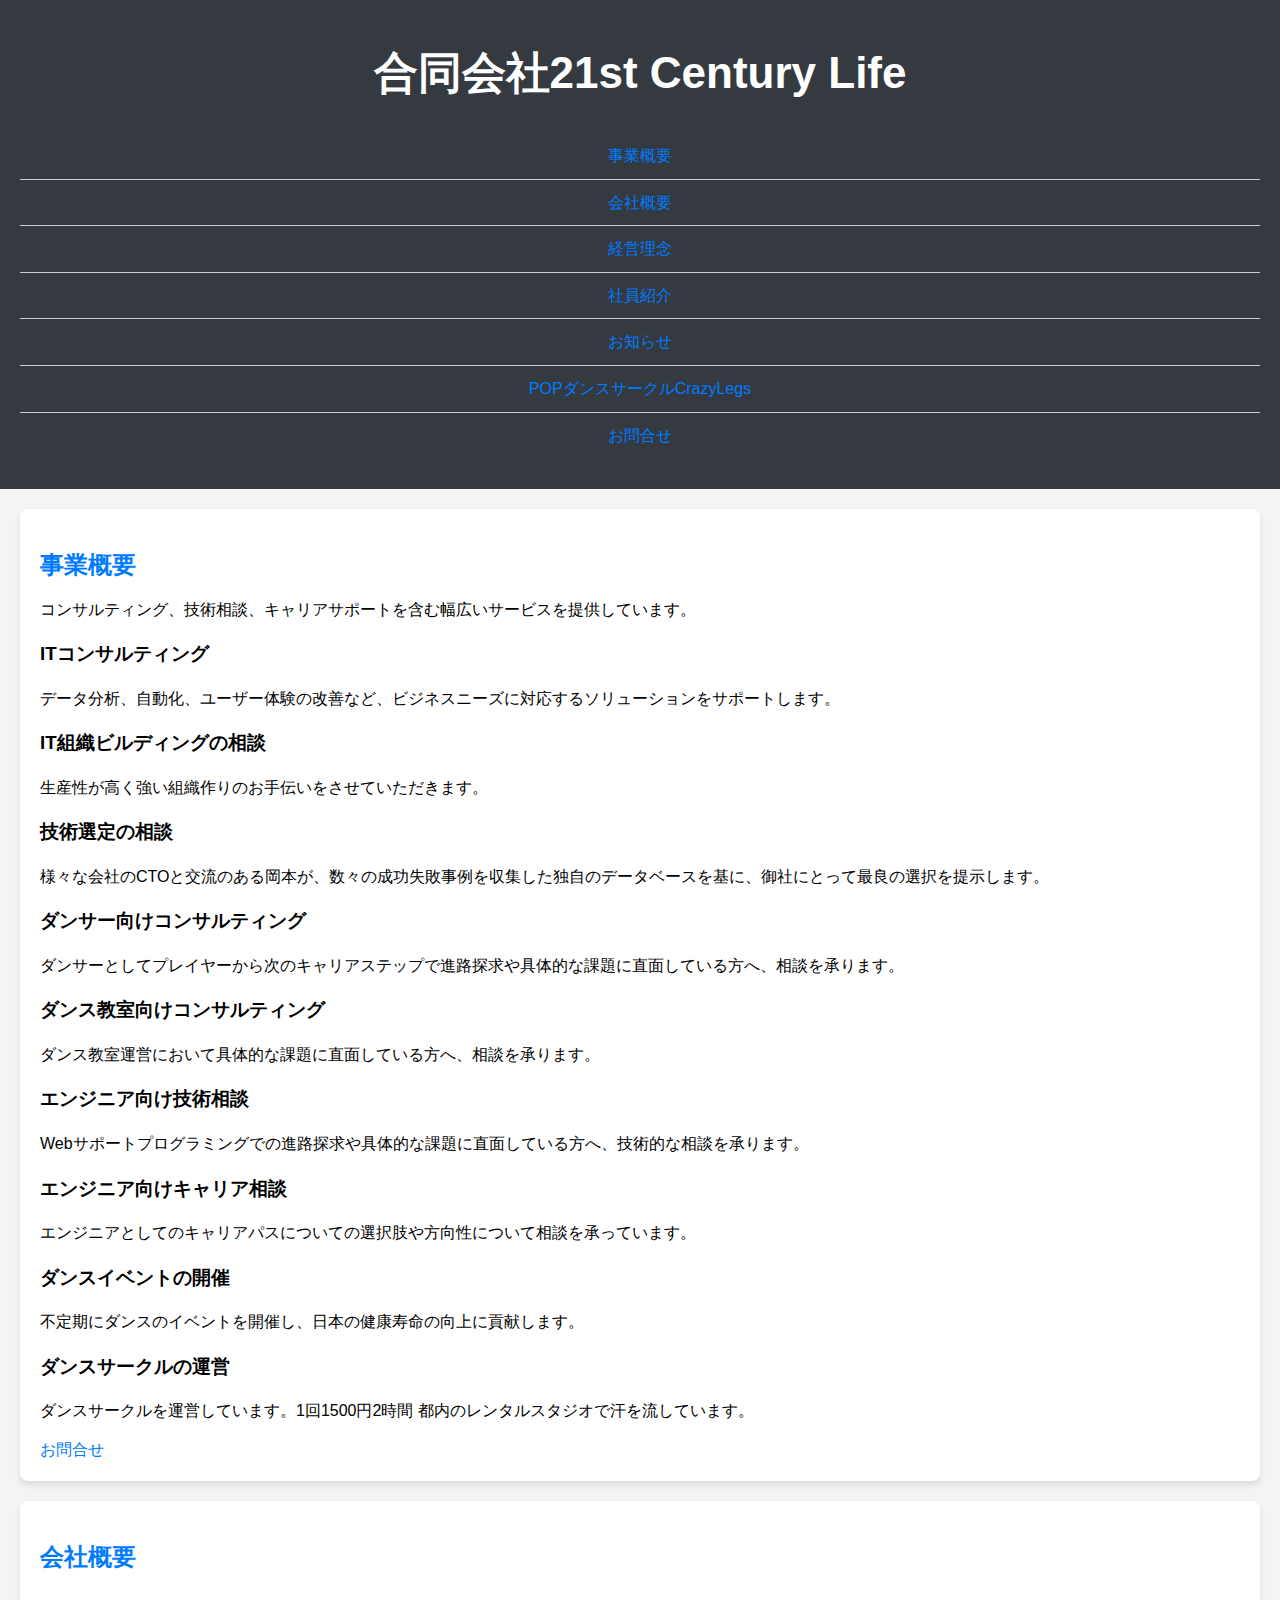
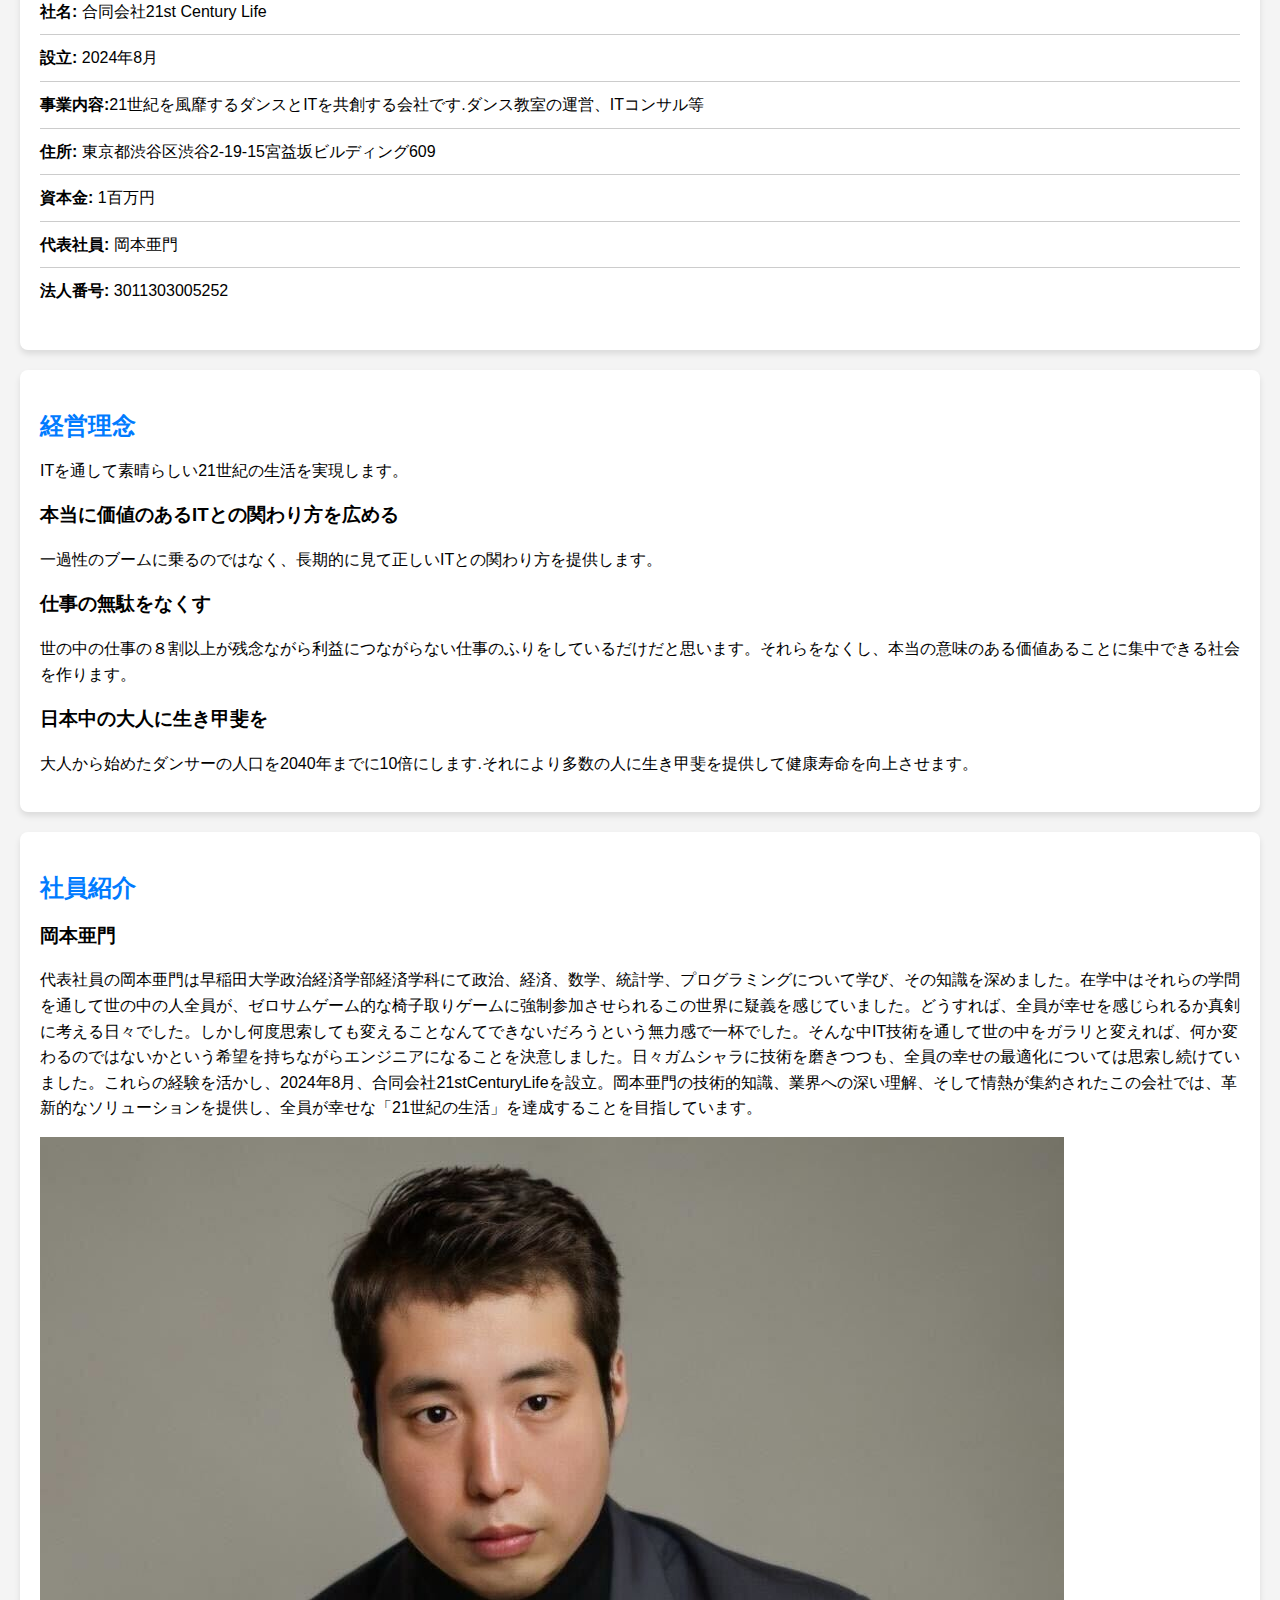
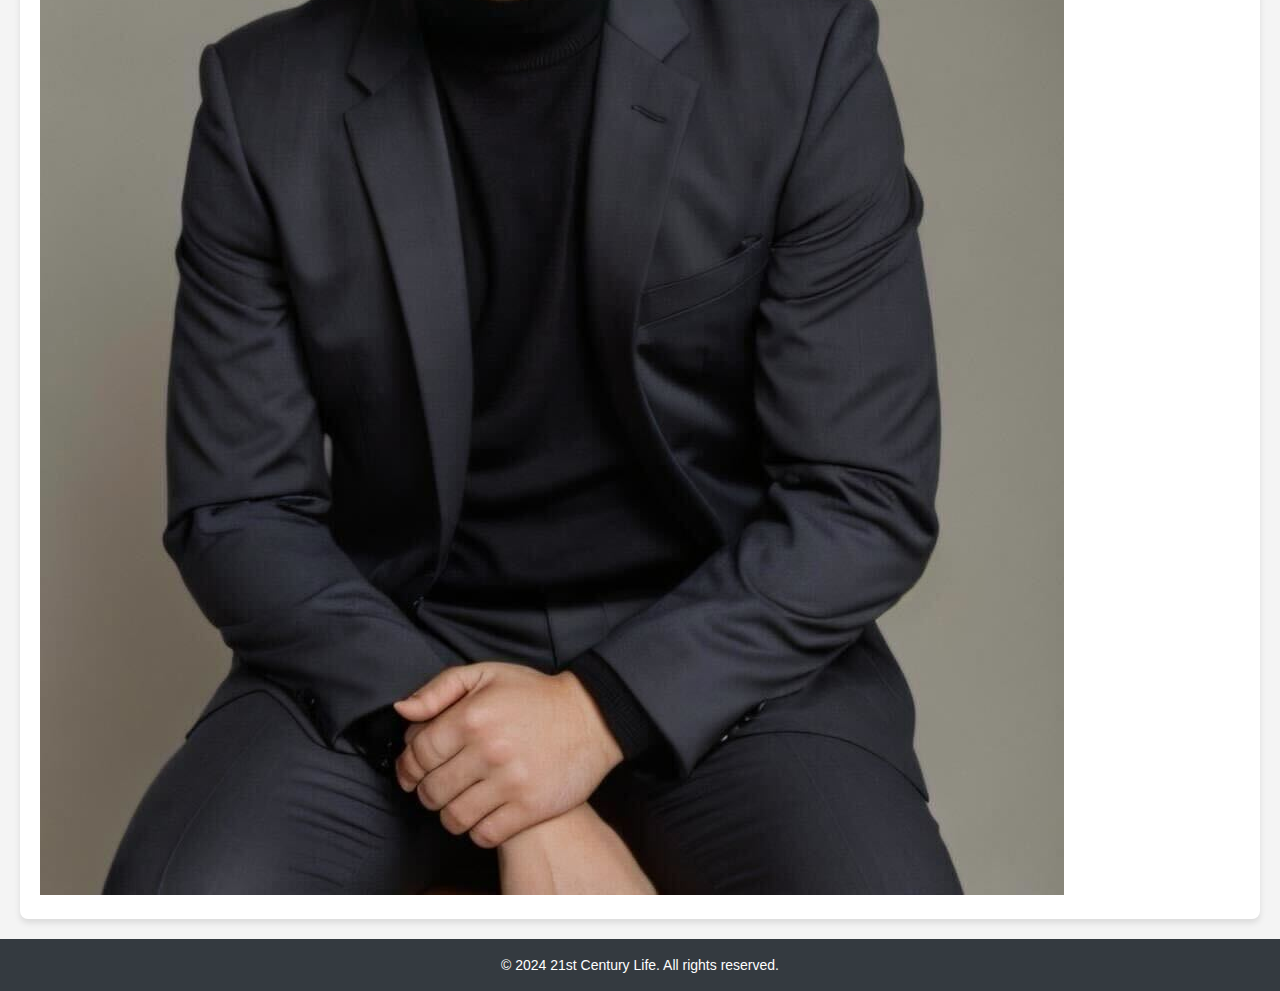
<file: index.html>
<!DOCTYPE html>
<html lang="en">
<head>
    <meta charset="UTF-8">
    <meta name="viewport" content="width=device-width, initial-scale=1.0">
    <title>合同会社21st Century Life</title>
    <link rel="stylesheet" href="styles.css">
</head>
<body>
    <header>
        <h1>合同会社21st Century Life</h1>
        <nav>
            <ul>
                <li><a href="index.html#about">事業概要</a></li>
                <li><a href="index.html#company-info">会社概要</a></li>
                <li><a href="index.html#rinen">経営理念</a></li>
                <li><a href="index.html#amon-info">社員紹介</a></li>
                <li><a href="oshirase.html">お知らせ</a></li>
                <li><a href="dance.html">POPダンスサークルCrazyLegs</a></li>
                 <li><a href="otoiawase.html">お問合せ</a></li>        
            </ul>
        </nav>
    </header>
    <main>
 <section id="about" class="company-info">
    <h2>事業概要</h2>
    <p>コンサルティング、技術相談、キャリアサポートを含む幅広いサービスを提供しています。</p>
    
    <h3>ITコンサルティング</h3>
    <p>データ分析、自動化、ユーザー体験の改善など、ビジネスニーズに対応するソリューションをサポートします。</p>
    
    <h3>IT組織ビルディングの相談</h3>
    <p>生産性が高く強い組織作りのお手伝いをさせていただきます。</p>
    
    <h3>技術選定の相談</h3>
    <p>様々な会社のCTOと交流のある岡本が、数々の成功失敗事例を収集した独自のデータベースを基に、御社にとって最良の選択を提示します。</p>
   
    <h3>ダンサー向けコンサルティング</h3>
    <p>ダンサーとしてプレイヤーから次のキャリアステップで進路探求や具体的な課題に直面している方へ、相談を承ります。</p>
    
    <h3>ダンス教室向けコンサルティング</h3>
    <p>ダンス教室運営において具体的な課題に直面している方へ、相談を承ります。</p>
    
    <h3>エンジニア向け技術相談</h3>
    <p>Webサポートプログラミングでの進路探求や具体的な課題に直面している方へ、技術的な相談を承ります。</p>
    
    <h3>エンジニア向けキャリア相談</h3>
    <p>エンジニアとしてのキャリアパスについての選択肢や方向性について相談を承っています。</p>
    
    <h3>ダンスイベントの開催</h3>
    <p>不定期にダンスのイベントを開催し、日本の健康寿命の向上に貢献します。</p>
    
    <h3>ダンスサークルの運営</h3>
    <p>ダンスサークルを運営しています。1回1500円2時間 都内のレンタルスタジオで汗を流しています。</p>
    
    <a href="otoiawase.html">お問合せ</a>
</section>
    <section id="company-info" class="company-info">
        <h2>会社概要</h2>
        <ul>
          <li><strong>社名:</strong> 合同会社21st Century Life</li>
          <li><strong>設立:</strong> 2024年8月</li> 
          <li><strong>事業内容:</strong>21世紀を風靡するダンスとITを共創する会社です.ダンス教室の運営、ITコンサル等</li>
            <li><strong>住所:</strong> 東京都渋谷区渋谷2-19-15宮益坂ビルディング609</li>
            <li><strong>資本金:</strong> 1百万円</li>
            <li><strong>代表社員:</strong> 岡本亜門</li>
            <li><strong>法人番号:</strong> 3011303005252</li>
        </ul>
    </section>
    <section id="rinen" class="company-info">
      <h2>経営理念</h2>
      <p>ITを通して素晴らしい21世紀の生活を実現します。</p>
      
      <h3>本当に価値のあるITとの関わり方を広める</h3>
      <p>一過性のブームに乗るのではなく、長期的に見て正しいITとの関わり方を提供します。</p>
      
      <h3>仕事の無駄をなくす</h3>
      <p>世の中の仕事の８割以上が残念ながら利益につながらない仕事のふりをしているだけだと思います。それらをなくし、本当の意味のある価値あることに集中できる社会を作ります。</p>
      
      <h3>日本中の大人に生き甲斐を</h3>
      <p>大人から始めたダンサーの人口を2040年までに10倍にします.それにより多数の人に生き甲斐を提供して健康寿命を向上させます。</p>
    
  </section>
  <section id="amon-info" class="company-info">
    <h2>社員紹介</h2>
    <div class="content-wrapper">
        <div class="text-content">
            <h3>岡本亜門</h3>
            <p>代表社員の岡本亜門は早稲田大学政治経済学部経済学科にて政治、経済、数学、統計学、プログラミングについて学び、その知識を深めました。在学中はそれらの学問を通して世の中の人全員が、ゼロサムゲーム的な椅子取りゲームに強制参加させられるこの世界に疑義を感じていました。どうすれば、全員が幸せを感じられるか真剣に考える日々でした。しかし何度思索しても変えることなんてできないだろうという無力感で一杯でした。そんな中IT技術を通して世の中をガラリと変えれば、何か変わるのではないかという希望を持ちながらエンジニアになることを決意しました。日々ガムシャラに技術を磨きつつも、全員の幸せの最適化については思索し続けていました。これらの経験を活かし、2024年8月、合同会社21stCenturyLifeを設立。岡本亜門の技術的知識、業界への深い理解、そして情熱が集約されたこの会社では、革新的なソリューションを提供し、全員が幸せな「21世紀の生活」を達成することを目指しています。</p>
        </div>
        <img src="amon.jpg" alt="岡本亜門">
    </div>
</section>

  </main>
    <footer>
        <p>© 2024 21st Century Life. All rights reserved.</p>
    </footer>
</body>
</html>
</file>
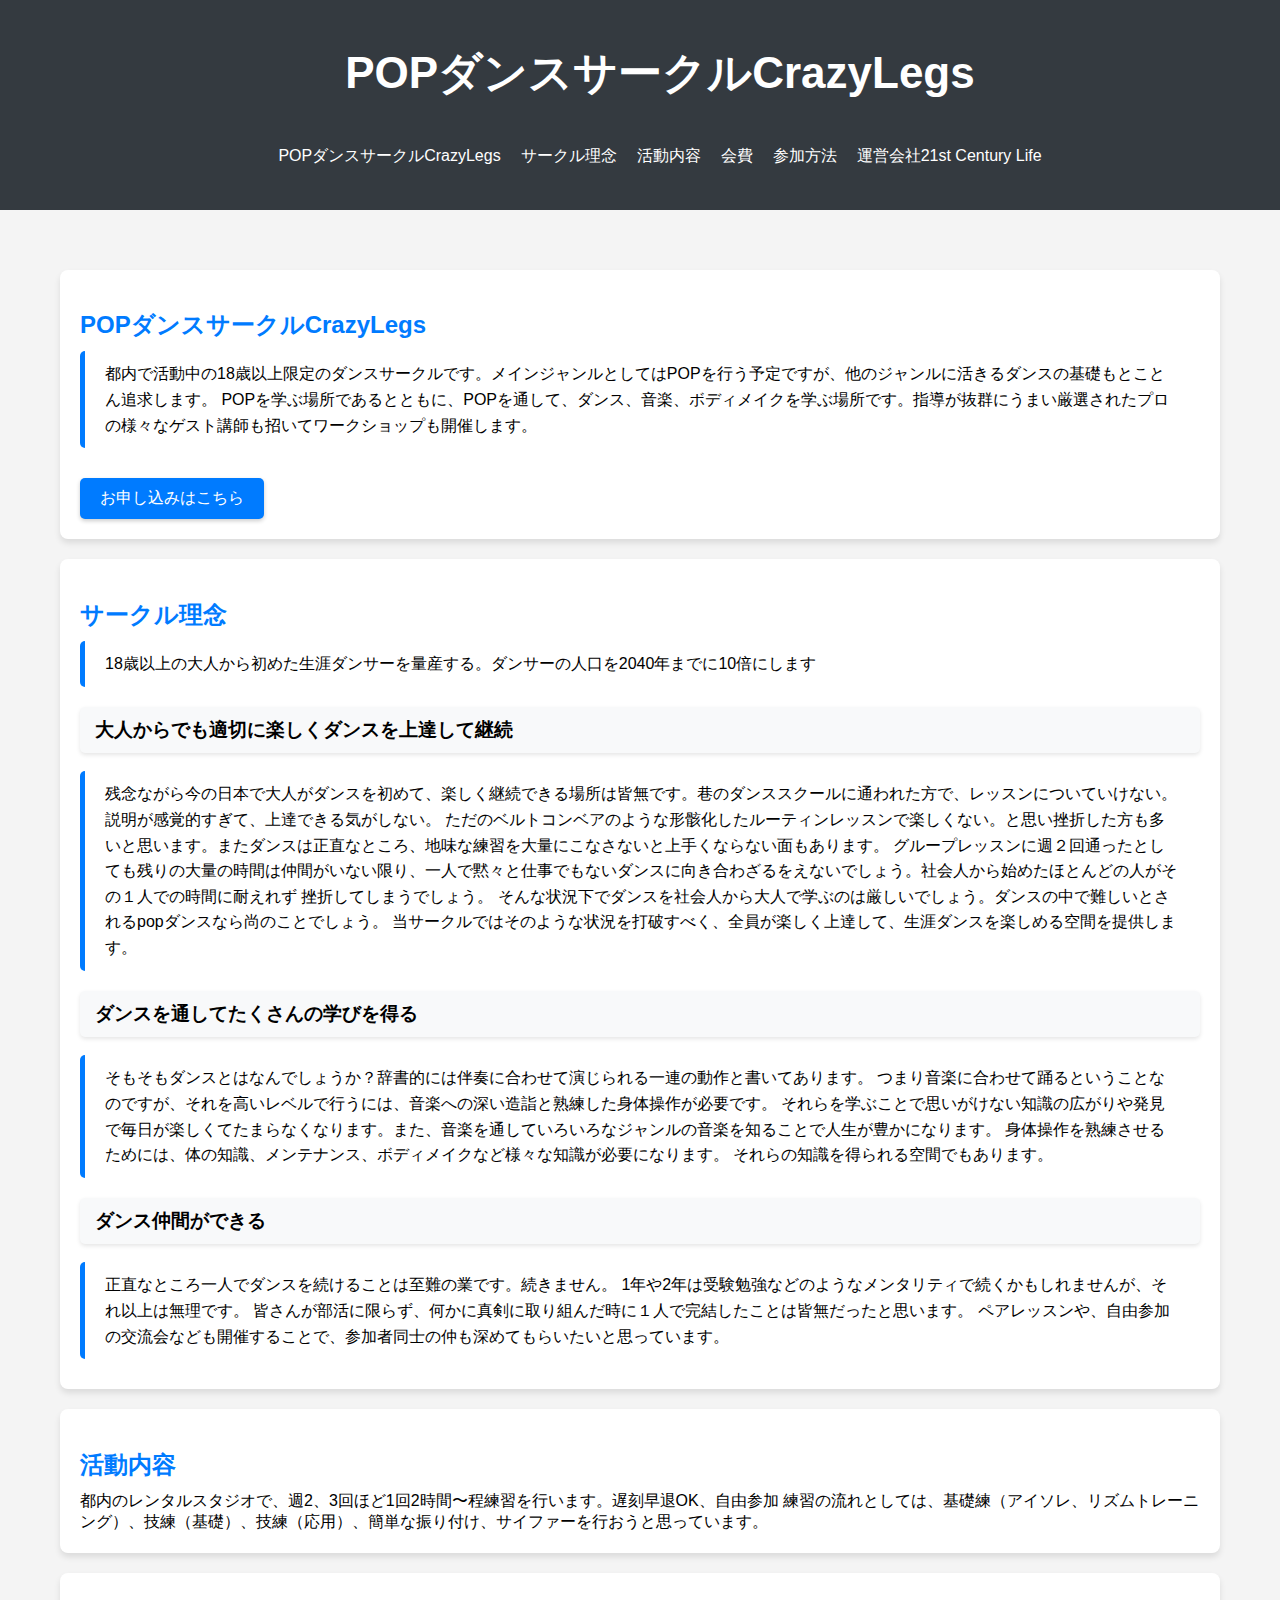
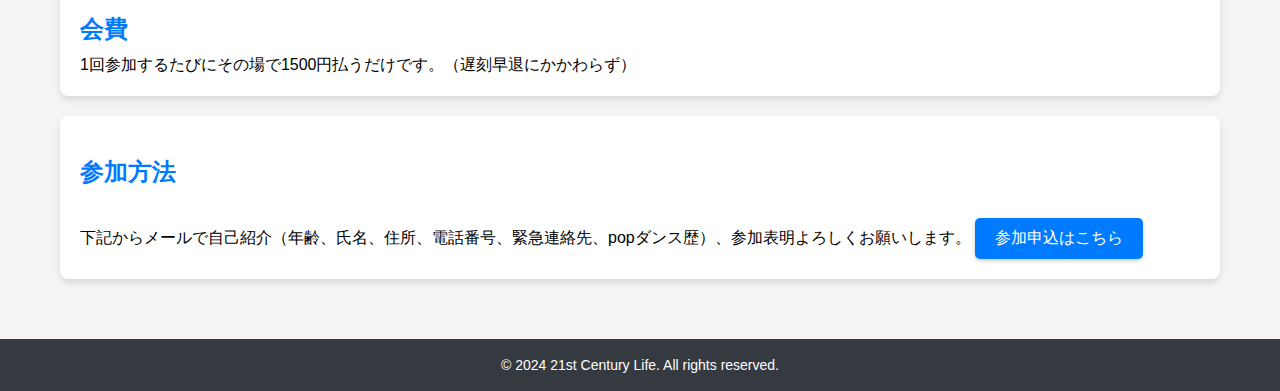
<file: dance.html>
<!DOCTYPE html>
<html lang="en">
<head>
    <meta charset="UTF-8">
    <meta name="viewport" content="width=device-width, initial-scale=1.0">
    <title>POPダンスサークルCrazyLegs</title>
    <link rel="stylesheet" href="dance.css">
</head>
<body>
    <header>
        <h1>POPダンスサークルCrazyLegs</h1>
        <nav>
            <ul>
                 <li><a href="dance.html#about">POPダンスサークルCrazyLegs</a></li>
                <li><a href="dance.html#rinen">サークル理念</a></li>
                 <li><a href="dance.html#active">活動内容</a></li>
                <li><a href="dance.html#kaihi">会費</a></li>
                <li><a href="dance.html#join">参加方法</a></li> 
                <li><a href="index.html#about">運営会社21st Century Life</a></li>       
            </ul>
        </nav>
    </header>
    <main>
        <section id="about" class="company-info">
            <h2>POPダンスサークルCrazyLegs</h2>
            <p>都内で活動中の18歳以上限定のダンスサークルです。メインジャンルとしてはPOPを行う予定ですが、他のジャンルに活きるダンスの基礎もとことん追求します。
                POPを学ぶ場所であるとともに、POPを通して、ダンス、音楽、ボディメイクを学ぶ場所です。指導が抜群にうまい厳選されたプロの様々なゲスト講師も招いてワークショップも開催します。
            </p>
            <a href="otoiawase.html">お申し込みはこちら</a>
        </section>
         
            <section id="rinen" class="company-info">
              <h2>サークル理念</h2>
              <p>18歳以上の大人から初めた生涯ダンサーを量産する。ダンサーの人口を2040年までに10倍にします</p>
              
              <h3>大人からでも適切に楽しくダンスを上達して継続</h3>
              <p>残念ながら今の日本で大人がダンスを初めて、楽しく継続できる場所は皆無です。巷のダンススクールに通われた方で、レッスンについていけない。説明が感覚的すぎて、上達できる気がしない。
                ただのベルトコンベアのような形骸化したルーティンレッスンで楽しくない。と思い挫折した方も多いと思います。またダンスは正直なところ、地味な練習を大量にこなさないと上手くならない面もあります。
                グループレッスンに週２回通ったとしても残りの大量の時間は仲間がいない限り、一人で黙々と仕事でもないダンスに向き合わざるをえないでしょう。社会人から始めたほとんどの人がその１人での時間に耐えれず
                挫折してしまうでしょう。
                そんな状況下でダンスを社会人から大人で学ぶのは厳しいでしょう。ダンスの中で難しいとされるpopダンスなら尚のことでしょう。
                当サークルではそのような状況を打破すべく、全員が楽しく上達して、生涯ダンスを楽しめる空間を提供します。
              </p>
              
              <h3>ダンスを通してたくさんの学びを得る</h3>
              <p>そもそもダンスとはなんでしょうか？辞書的には伴奏に合わせて演じられる一連の動作と書いてあります。
                つまり音楽に合わせて踊るということなのですが、それを高いレベルで行うには、音楽への深い造詣と熟練した身体操作が必要です。
                それらを学ぶことで思いがけない知識の広がりや発見で毎日が楽しくてたまらなくなります。また、音楽を通していろいろなジャンルの音楽を知ることで人生が豊かになります。
                身体操作を熟練させるためには、体の知識、メンテナンス、ボディメイクなど様々な知識が必要になります。
                それらの知識を得られる空間でもあります。
              </p>
              
              <h3>ダンス仲間ができる</h3>
              <p>正直なところ一人でダンスを続けることは至難の業です。続きません。
                1年や2年は受験勉強などのようなメンタリティで続くかもしれませんが、それ以上は無理です。
                皆さんが部活に限らず、何かに真剣に取り組んだ時に１人で完結したことは皆無だったと思います。
                ペアレッスンや、自由参加の交流会なども開催することで、参加者同士の仲も深めてもらいたいと思っています。</p>
            
          </section>


          <section id="active" class="company-info">
            <h2>活動内容</h2>
         都内のレンタルスタジオで、週2、3回ほど1回2時間〜程練習を行います。遅刻早退OK、自由参加
         練習の流れとしては、基礎練（アイソレ、リズムトレーニング）、技練（基礎）、技練（応用）、簡単な振り付け、サイファーを行おうと思っています。
        </section>
        <section id="kaihi" class="company-info">
            <h2>会費</h2>
         1回参加するたびにその場で1500円払うだけです。（遅刻早退にかかわらず）
        </section>
        <section id="join" class="company-info">
            <h2>参加方法</h2>
            下記からメールで自己紹介（年齢、氏名、住所、電話番号、緊急連絡先、popダンス歴）、参加表明よろしくお願いします。
            <a href="otoiawase.html">参加申込はこちら</a>
        </section>
  </main>
    <footer>
        <p>© 2024 21st Century Life. All rights reserved.</p>
    </footer>
</body>
</html>
</file>
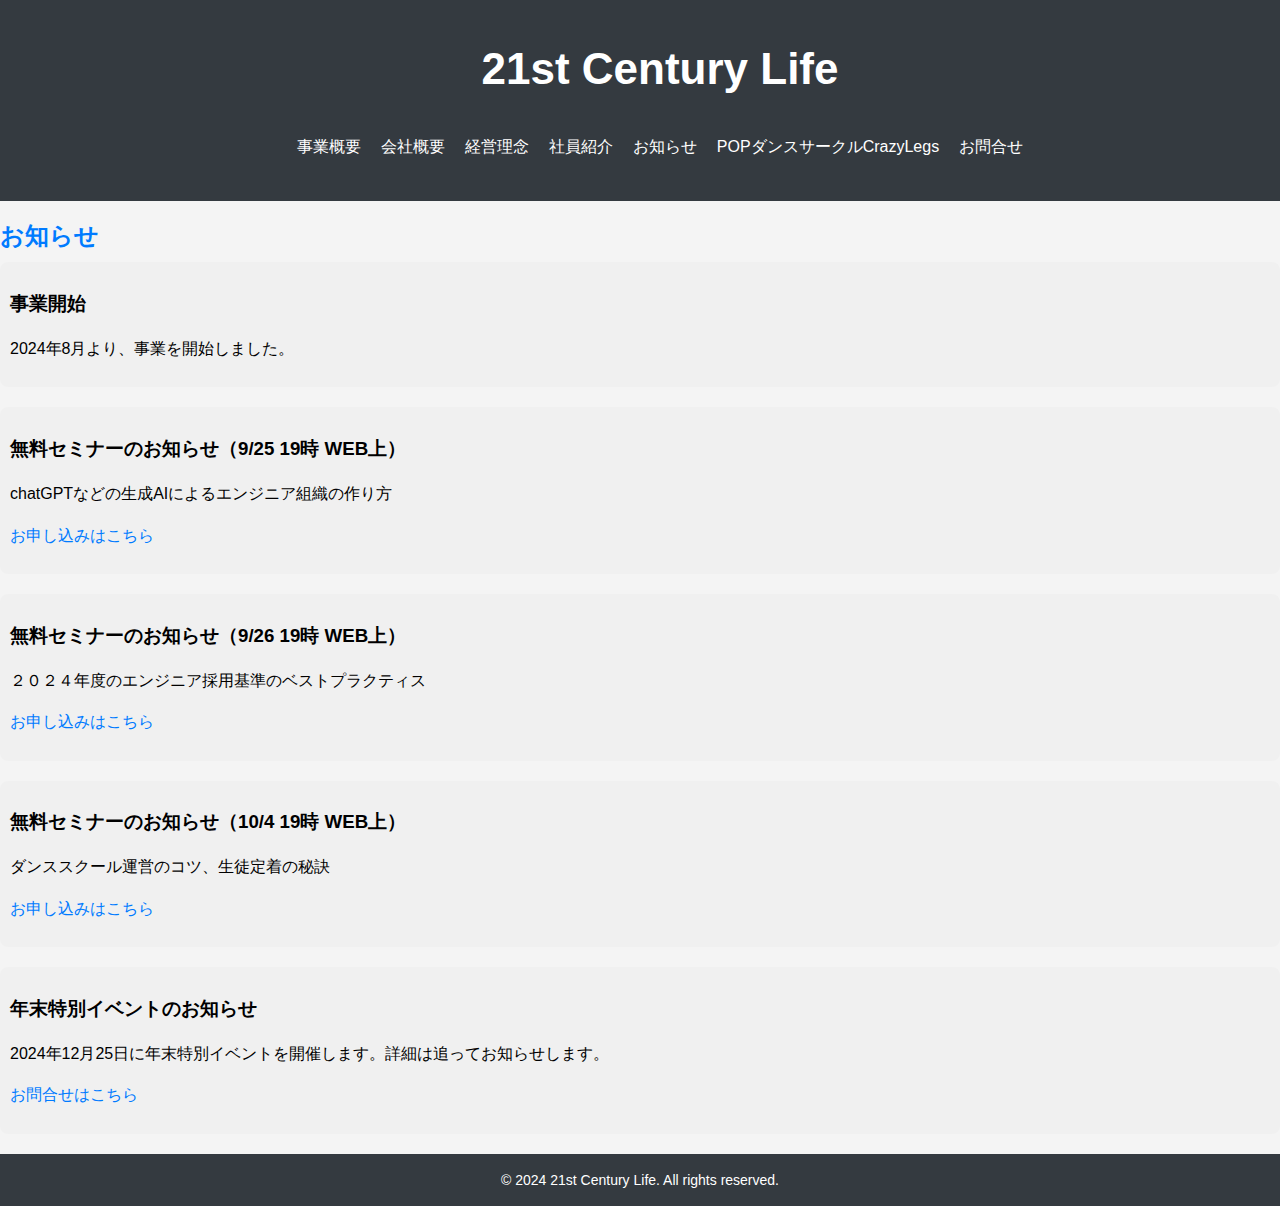
<file: oshirase.html>
<!DOCTYPE html>
<html lang="en">
<head>
    <meta charset="UTF-8">
    <meta name="viewport" content="width=device-width, initial-scale=1.0">
    <title>News - 21st Century Life</title>
    <link rel="stylesheet" href="oshirase.css">
</head>
<body>
    <header>
        <h1>21st Century Life</h1>
        <nav>
            <ul>
                <li><a href="index.html#about">事業概要</a></li>
                <li><a href="index.html#company-info">会社概要</a></li>
                <li><a href="index.html#rinen">経営理念</a></li>
                <li><a href="index.html#amon-info">社員紹介</a></li>
                <li><a href="oshirase.html">お知らせ</a></li>
                <li><a href="dance.html">POPダンスサークルCrazyLegs</a></li>
                <li><a href="otoiawase.html">お問合せ</a></li>        
            </ul>
        </nav>
    </header>
    <main>
    <section id="news" class="news-section">
        <h2>お知らせ</h2>
        <article class="news-item">
            <h3>事業開始</h3>
            <p>2024年8月より、事業を開始しました。</p>
        </article>
        <article class="news-item">
            <h3>無料セミナーのお知らせ（9/25 19時 WEB上）</h3>
            <p>chatGPTなどの生成AIによるエンジニア組織の作り方</p>
            <p><a href="otoiawase.html">お申し込みはこちら</a></p>
        </article>
        <article class="news-item">
            <h3>無料セミナーのお知らせ（9/26 19時 WEB上）</h3>
            <p>２０２４年度のエンジニア採用基準のベストプラクティス</p>
            <p><a href="otoiawase.html">お申し込みはこちら</a></p>
        </article>
        <article class="news-item">
            <h3>無料セミナーのお知らせ（10/4 19時 WEB上）</h3>
            <p>ダンススクール運営のコツ、生徒定着の秘訣</p>
            <p><a href="otoiawase.html">お申し込みはこちら</a></p>
        </article>
        <article class="news-item">
            <h3>年末特別イベントのお知らせ</h3>
            <p>2024年12月25日に年末特別イベントを開催します。詳細は追ってお知らせします。</p>
            <p><a href="otoiawase.html">お問合せはこちら</a></p>
        </article>
    </section>
  </main>
    <footer>
        <p>© 2024 21st Century Life. All rights reserved.</p>
    </footer>
</body>
</html>
</file>
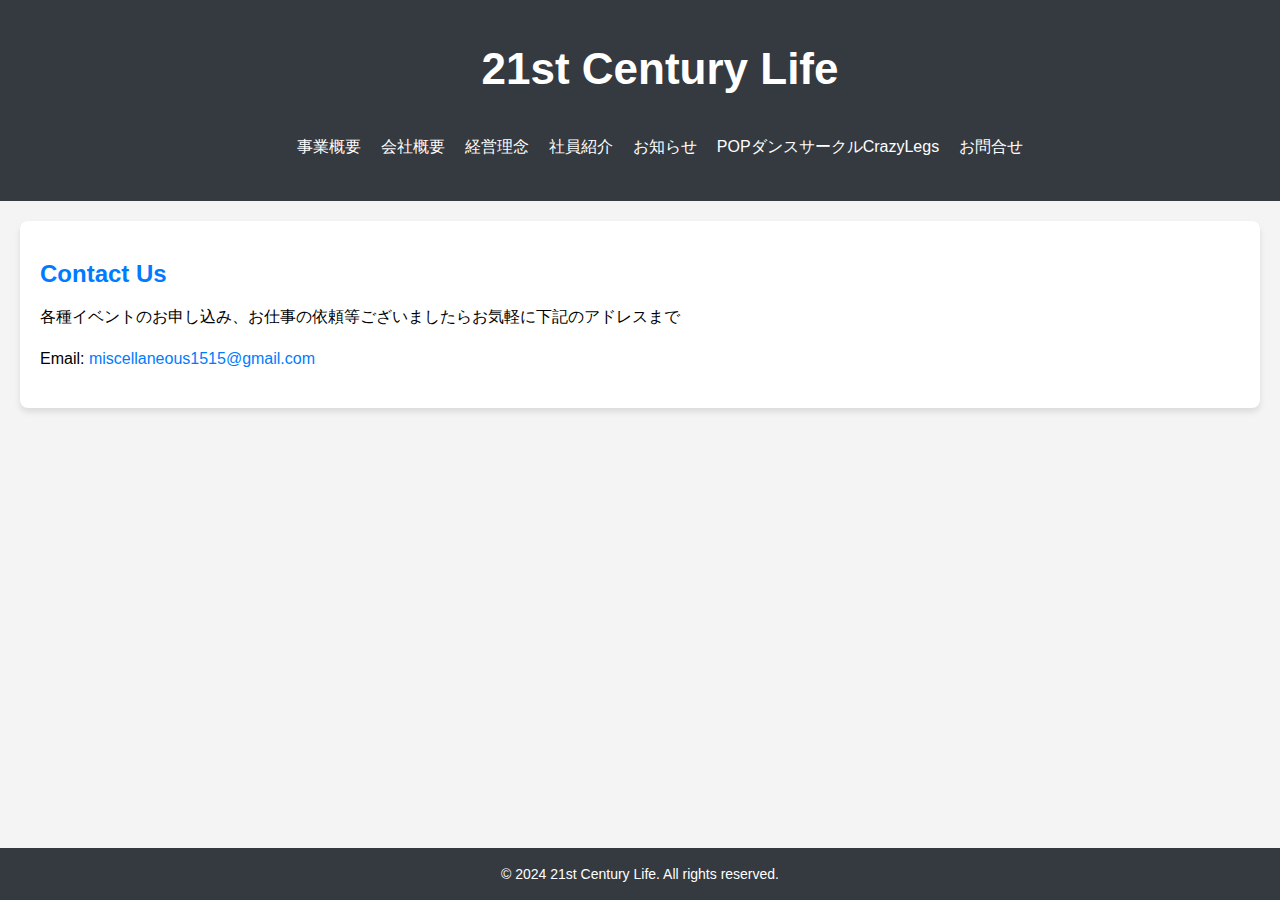
<file: otoiawase.html>
<!DOCTYPE html>
<html lang="en">
<head>
    <meta charset="UTF-8">
    <meta name="viewport" content="width=device-width, initial-scale=1.0">
    <title>21st Century Life</title>
    <link rel="stylesheet" href="otoiawase.css">
</head>
<body>
    <header>
        <h1>21st Century Life</h1>
        <nav>
            <ul>
                <li><a href="index.html#about">事業概要</a></li>
                <li><a href="index.html#company-info">会社概要</a></li>
                <li><a href="index.html#rinen">経営理念</a></li>
                <li><a href="index.html#amon-info">社員紹介</a></li>
                <li><a href="oshirase.html">お知らせ</a></li>
                <li><a href="dance.html">POPダンスサークルCrazyLegs</a></li>
                <li><a href="otoiawase.html">お問合せ</a></li>        
            </ul>
        </nav>
    </header>
    <main>
    <div id="top"><!-- トップセクションの内容 --></div>
    <section id="contact" class="contact-info">
        <h2>Contact Us</h2>
        <p>各種イベントのお申し込み、お仕事の依頼等ございましたらお気軽に下記のアドレスまで</p>
        <p>Email: <a href="mailto:miscellaneous1515@gmail.com">miscellaneous1515@gmail.com</a></p>
    </section>
  </main>
    <footer>
        <p>© 2024 21st Century Life. All rights reserved.</p>
    </footer>
</body>
</html>
</file>
<file: styles.css>
html, body {
  height: 100%;
  margin: 0;
  padding: 0;
}

body {
  font-family: 'Arial', sans-serif;
  display: flex;
  flex-direction: column;
  min-height: 100vh;
  background-color: #f4f4f4;
}

header {
  background-color: #343a40; /* darker shade for header */
  color: white;
  padding: 15px 20px;
  text-align: center;
  font-size: 22px;
}

.company-info, .contact-info {
  background-color: white;
  padding: 20px;
  margin: 20px;
  border-radius: 8px;
  box-shadow: 0 4px 6px rgba(0,0,0,0.1);
  flex-grow: 1;
}

h2 {
  color: #007BFF; /* consistent blue for headings */
  margin-bottom: 10px;
}

p, ul {
  font-size: 16px;
  line-height: 1.6; /* improved line height for readability */
}

ul {
  list-style: none;
  padding: 0;
}

li {
  padding: 10px 0;
  border-bottom: 1px solid #ccc;
}

li:last-child {
  border-bottom: none;
}

a {
  color: #007BFF;
  text-decoration: none;
}

a:hover {
  text-decoration: underline;
}

footer {
  text-align: center;
  padding: 15px 0;
  background-color: #343a40; /* same as header for consistency */
  color: white;
  margin-top: auto; /* keeps the footer at the bottom */
}

footer p {
  margin: 0;
  font-size: 14px;
}
</file>
<file: dance.css>
html, body {
  height: 100%;
  margin: 0;
  padding: 0;
}


body {
  font-family: 'Arial', sans-serif;
  display: flex;
  flex-direction: column;
  min-height: 100vh;
  background-color: #f4f4f4;
}

nav ul {
    list-style: none;
    padding: 0;
    display: flex;
    justify-content: center;
    background-color: #343a40;
}


nav ul li {
    margin: 0 10px;
}

nav a {
    color: white;
    text-decoration: none;
}

nav a:hover {
    text-decoration: none;
}

main{
  margin:40px;
}

header {

  width: 100%;
  background-color: #343a40; /* 既に設定されている色です */
  color: white;
  padding: 15px 20px;
  text-align: center;
  font-size: 22px;
  z-index: 1000; /* 他の要素よりも前面に表示する */
}


.company-info, .contact-info {
  padding-top: 200px; /* ヘッダーの高さに応じて調整 */
  margin-top: -200px; /* パディング分をマイナスマージンで調整 */
  background-color: white;
  padding: 20px;
  margin: 20px;
  border-radius: 8px;
  box-shadow: 0 4px 6px rgba(0,0,0,0.1);
  flex-grow: 1;
}

h2 {
  color: #007BFF; /* consistent blue for headings */
  margin-bottom: 10px;
}

p, ul {
  font-size: 16px;
  line-height: 1.6; /* improved line height for readability */
}

ul {
  list-style: none;
  padding: 0;
}

li {
  padding: 10px 0;
}

li:last-child {
  border-bottom: none;
}

a {
  color: #007BFF;
  text-decoration: none;
}

a:hover {
  text-decoration: none;
}


.company-info h3 {
  background-color: #f8f9fa; /* 軽いグレーの背景色 */
  padding: 10px 15px;
  border-radius: 5px; /* 角を丸くする */
  box-shadow: 0 2px 4px rgba(0,0,0,0.1); /* ソフトな影を追加 */
  margin-top: 20px; /* 上部のマージンを追加 */
}

.company-info p {
  padding: 10px 20px;
  background-color: #ffffff; /* 白色の背景 */
  border-left: 5px solid #007bff; /* 青色の左ボーダーを追加 */
  margin: 10px 0; /* 上下のマージンを調整 */
  border-radius: 5px;
}

.company-info a {
  display: inline-block;
  padding: 10px 20px;
  background-color: #007bff; /* リンクボタンの背景色 */
  color: white;
  text-decoration: none;
  border-radius: 5px; /* 角を丸くする */
  box-shadow: 0 2px 4px rgba(0,0,0,0.2); /* リンクボタンに影を追加 */
  margin-top: 20px; /* 上部にマージンを追加 */
}

.company-info a:hover {
  background-color: #0056b3; /* ホバー時の背景色を暗くする */
}





.company-info .content-wrapper {
  display: flex;
  align-items: flex-start; /* 上揃え */
  justify-content: space-between; /* スペースを均等に配分 */
}

.company-info .text-content {
  flex: 1; /* テキスト領域を適切に拡張 */
  padding-right: 20px; /* 画像との間にパディングを追加 */
}

.company-info img {
  flex: 0 0 200px; /* 画像のサイズを固定 */
  max-width: 200px; /* 画像の最大幅を設定 */
  height: auto; /* 画像の高さを自動調整 */
}


footer {
  text-align: center;
  padding: 15px 0;
  background-color: #343a40; /* same as header for consistency */
  color: white;
  margin-top: auto; /* keeps the footer at the bottom */
}

footer p {
  margin: 0;
  font-size: 14px;
}
</file>
<file: oshirase.css>
html, body {
  height: 100%;
  margin: 0;
  padding: 0;
}


body {
  font-family: 'Arial', sans-serif;
  display: flex;
  flex-direction: column;
  min-height: 100vh;
  background-color: #f4f4f4;
}

nav ul {
    list-style: none;
    padding: 0;
    display: flex;
    justify-content: center;
    background-color: #343a40;
}


nav ul li {
    margin: 0 10px;
}

nav a {
    color: white;
    text-decoration: none;
}

nav a:hover {
    text-decoration: none;
}


header {
  width: 100%;
  background-color: #343a40; /* 既に設定されている色です */
  color: white;
  padding: 15px 20px;
  text-align: center;
  font-size: 22px;
  z-index: 1000; /* 他の要素よりも前面に表示する */
}




.news-item {
    margin-bottom: 20px;
    background-color: #f0f0f0;
    padding: 10px;
    border-radius: 8px;
}

h2 {
  color: #007BFF; /* consistent blue for headings */
  margin-bottom: 10px;
}

p, ul {
  font-size: 16px;
  line-height: 1.6; /* improved line height for readability */
}

ul {
  list-style: none;
  padding: 0;
}

li {
  padding: 10px 0;
}

li:last-child {
  border-bottom: none;
}

a {
  color: #007BFF;
  text-decoration: none;
}

a:hover {
  text-decoration: underline;
}

footer {
  text-align: center;
  padding: 15px 0;
  background-color: #343a40; /* same as header for consistency */
  color: white;
  margin-top: auto; /* keeps the footer at the bottom */
}

footer p {
  margin: 0;
  font-size: 14px;
}
</file>
<file: otoiawase.css>
html, body {
  height: 100%;
  margin: 0;
  padding: 0;
}


body {
  font-family: 'Arial', sans-serif;
  display: flex;
  flex-direction: column;
  min-height: 100vh;
  background-color: #f4f4f4;
}

nav ul {
    list-style: none;
    padding: 0;
    display: flex;
    justify-content: center;
    background-color: #343a40;
}


nav ul li {
    margin: 0 10px;
}

nav a {
    color: white;
    text-decoration: none;
}

nav a:hover {
    text-decoration: none;
}

header {
  width: 100%;
  background-color: #343a40; /* 既に設定されている色です */
  color: white;
  padding: 15px 20px;
  text-align: center;
  font-size: 22px;
  z-index: 1000; /* 他の要素よりも前面に表示する */
}



.company-info, .contact-info {
  padding-top: 200px; /* ヘッダーの高さに応じて調整 */
  margin-top: -200px; /* パディング分をマイナスマージンで調整 */
  background-color: white;
  padding: 20px;
  margin: 20px;
  border-radius: 8px;
  box-shadow: 0 4px 6px rgba(0,0,0,0.1);
  flex-grow: 1;
}

h2 {
  color: #007BFF; /* consistent blue for headings */
  margin-bottom: 10px;
}

p, ul {
  font-size: 16px;
  line-height: 1.6; /* improved line height for readability */
}

ul {
  list-style: none;
  padding: 0;
}

li {
  padding: 10px 0;
}

li:last-child {
  border-bottom: none;
}

a {
  color: #007BFF;
  text-decoration: none;
}

a:hover {
  text-decoration: underline;
}

footer {
  text-align: center;
  padding: 15px 0;
  background-color: #343a40; /* same as header for consistency */
  color: white;
  margin-top: auto; /* keeps the footer at the bottom */
}

footer p {
  margin: 0;
  font-size: 14px;
}
</file>
